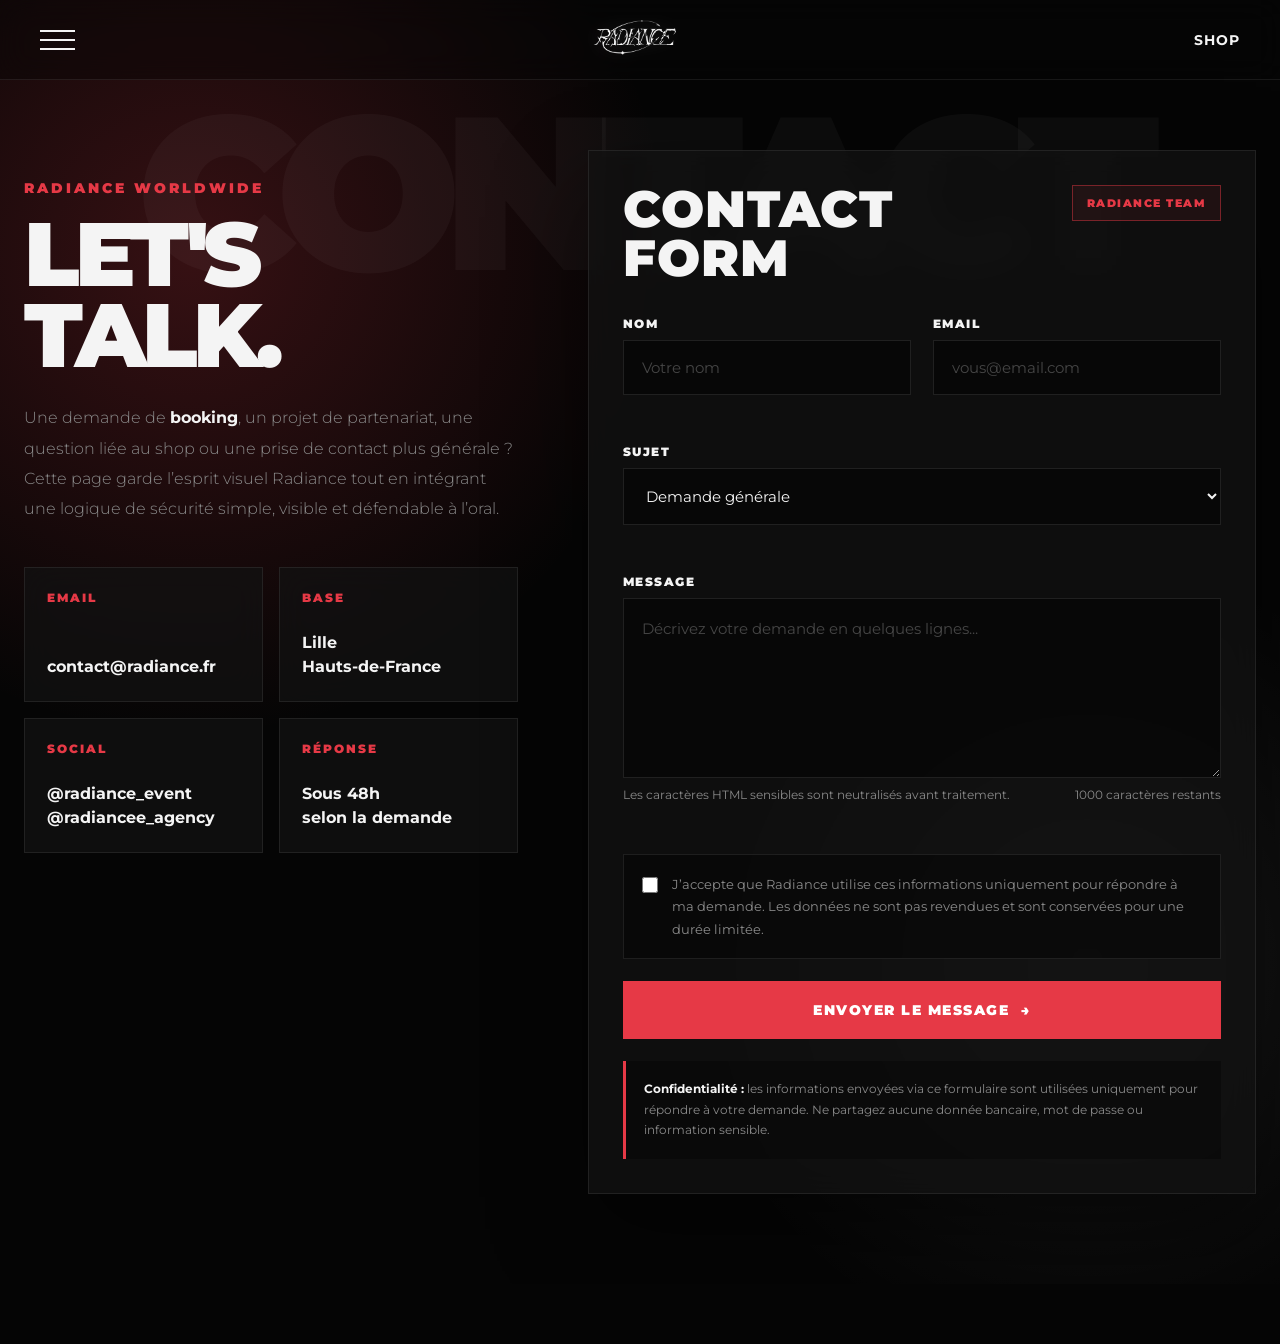
<file: contact.html>
<!doctype html>
<html lang="fr">
    <head>
        <meta charset="UTF-8" />
        <meta name="viewport" content="width=device-width, initial-scale=1.0" />
        <meta
            name="description"
            content="Contactez Radiance pour une demande de booking, de partenariat, de presse ou de shop."
        />
        <title>Radiance | Contact</title>

        <link rel="preconnect" href="https://fonts.googleapis.com" />
        <link rel="preconnect" href="https://fonts.gstatic.com" crossorigin />
        <link
            href="https://fonts.googleapis.com/css2?family=Montserrat:wght@300;500;700;900&display=swap"
            rel="stylesheet"
        />

        <link rel="stylesheet" href="style.css" />

        <style>
            /* =========================================
           CONTACT PAGE — Design aligné avec la DA Radiance
        ========================================= */

            .contact-hero {
                min-height: 100vh;
                padding: 150px 0 90px;
                position: relative;
                overflow: hidden;
                background:
                    radial-gradient(
                        circle at 15% 20%,
                        rgba(230, 57, 70, 0.22),
                        transparent 32%
                    ),
                    radial-gradient(
                        circle at 85% 75%,
                        rgba(255, 255, 255, 0.08),
                        transparent 28%
                    ),
                    linear-gradient(
                        180deg,
                        rgba(5, 5, 5, 0.1) 0%,
                        var(--bg-color) 82%
                    );
            }

            .contact-hero::before {
                content: "CONTACT";
                position: absolute;
                top: 105px;
                left: 50%;
                transform: translateX(-50%);
                font-size: clamp(5rem, 17vw, 18rem);
                font-weight: 900;
                letter-spacing: -0.08em;
                color: rgba(255, 255, 255, 0.035);
                line-height: 0.8;
                pointer-events: none;
                user-select: none;
                white-space: nowrap;
            }

            .contact-layout {
                position: relative;
                z-index: 2;
                display: grid;
                grid-template-columns: 0.85fr 1.15fr;
                gap: 70px;
                align-items: start;
            }

            .contact-intro {
                padding-top: 30px;
            }

            .contact-label {
                color: var(--accent-color);
                font-weight: 900;
                letter-spacing: 3px;
                text-transform: uppercase;
                font-size: 0.85rem;
                margin-bottom: 18px;
            }

            .contact-title {
                font-size: clamp(3rem, 7vw, 6.5rem);
                line-height: 0.9;
                letter-spacing: -0.06em;
                margin-bottom: 28px;
            }

            .contact-description {
                max-width: 560px;
                color: var(--text-muted);
                font-size: 1rem;
                line-height: 1.9;
                font-weight: 300;
            }

            .contact-description strong {
                color: var(--text-main);
                font-weight: 700;
            }

            .contact-info-grid {
                display: grid;
                grid-template-columns: repeat(2, minmax(0, 1fr));
                gap: 16px;
                margin-top: 42px;
            }

            .contact-info-card,
            .security-panel,
            .contact-form-shell {
                background: rgba(18, 18, 18, 0.72);
                border: var(--glass-border);
                backdrop-filter: var(--glass-blur);
                -webkit-backdrop-filter: var(--glass-blur);
            }

            .contact-info-card {
                padding: 22px;
                min-height: 135px;
                display: flex;
                flex-direction: column;
                justify-content: space-between;
            }

            .contact-info-card span {
                color: var(--accent-color);
                font-size: 0.75rem;
                font-weight: 900;
                text-transform: uppercase;
                letter-spacing: 2px;
            }

            .contact-info-card p {
                color: var(--text-main);
                font-weight: 700;
                line-height: 1.5;
            }

            .security-panel {
                margin-top: 16px;
                padding: 24px;
            }

            .security-panel h3 {
                font-size: 0.95rem;
                margin-bottom: 18px;
            }

            .security-list {
                display: grid;
                gap: 12px;
            }

            .security-check {
                display: flex;
                align-items: center;
                gap: 12px;
                color: var(--text-muted);
                font-size: 0.86rem;
                line-height: 1.5;
            }

            .security-check::before {
                content: "";
                width: 9px;
                height: 9px;
                border-radius: 50%;
                background: rgba(255, 255, 255, 0.18);
                box-shadow: 0 0 0 5px rgba(255, 255, 255, 0.04);
                flex: 0 0 auto;
            }

            .security-check.is-active {
                color: var(--text-main);
            }

            .security-check.is-active::before {
                background: var(--accent-color);
                box-shadow: 0 0 18px rgba(230, 57, 70, 0.75);
            }

            .contact-form-shell {
                padding: 34px;
                box-shadow: 0 35px 90px rgba(0, 0, 0, 0.45);
            }

            .contact-form-header {
                display: flex;
                justify-content: space-between;
                gap: 28px;
                align-items: start;
                margin-bottom: 34px;
            }

            .contact-form-header h2 {
                font-size: clamp(2rem, 4vw, 3.8rem);
                line-height: 0.95;
                margin-bottom: 0;
            }

            .form-security-tag {
                border: 1px solid rgba(230, 57, 70, 0.45);
                color: var(--accent-color);
                padding: 10px 14px;
                text-transform: uppercase;
                letter-spacing: 1.5px;
                font-size: 0.7rem;
                font-weight: 900;
                white-space: nowrap;
                background: rgba(230, 57, 70, 0.08);
            }

            .form-grid {
                display: grid;
                grid-template-columns: repeat(2, minmax(0, 1fr));
                gap: 22px;
            }

            .form-field {
                display: flex;
                flex-direction: column;
                gap: 9px;
            }

            .form-field.full {
                grid-column: 1 / -1;
            }

            .form-field label,
            .field-label {
                color: var(--text-main);
                font-size: 0.78rem;
                font-weight: 900;
                text-transform: uppercase;
                letter-spacing: 1.5px;
            }

            .contact-form input,
            .contact-form select,
            .contact-form textarea {
                width: 100%;
                border: 1px solid rgba(255, 255, 255, 0.1);
                background: rgba(5, 5, 5, 0.72);
                color: var(--text-main);
                font-family: var(--font-main);
                font-size: 0.95rem;
                padding: 17px 18px;
                outline: none;
                transition:
                    border-color 0.25s ease,
                    box-shadow 0.25s ease,
                    background 0.25s ease;
            }

            .contact-form input::placeholder,
            .contact-form textarea::placeholder {
                color: rgba(255, 255, 255, 0.25);
            }

            .contact-form input:focus,
            .contact-form select:focus,
            .contact-form textarea:focus {
                border-color: rgba(230, 57, 70, 0.8);
                background: rgba(5, 5, 5, 0.92);
                box-shadow: 0 0 0 4px rgba(230, 57, 70, 0.12);
            }

            .contact-form select option {
                background: #050505;
                color: var(--text-main);
            }

            .contact-form textarea {
                min-height: 180px;
                resize: vertical;
                line-height: 1.7;
            }

            .field-error {
                min-height: 18px;
                color: #ff9aa2;
                font-size: 0.76rem;
                line-height: 1.4;
            }

            .form-helper {
                display: flex;
                justify-content: space-between;
                gap: 16px;
                color: var(--text-muted);
                font-size: 0.74rem;
                line-height: 1.5;
            }

            .char-counter.warning {
                color: #ffd166;
            }

            .honeypot-field {
                position: absolute;
                left: -9999px;
                width: 1px;
                height: 1px;
                opacity: 0;
                pointer-events: none;
            }

            .consent-box {
                grid-column: 1 / -1;
                display: flex;
                align-items: flex-start;
                gap: 14px;
                padding: 18px;
                border: 1px solid rgba(255, 255, 255, 0.09);
                background: rgba(5, 5, 5, 0.55);
                color: var(--text-muted);
                font-size: 0.82rem;
                line-height: 1.7;
                cursor: pointer;
            }

            .consent-box input {
                width: 16px;
                height: 16px;
                margin-top: 4px;
                accent-color: var(--accent-color);
                flex: 0 0 auto;
            }

            .submit-btn {
                grid-column: 1 / -1;
                display: inline-flex;
                justify-content: center;
                align-items: center;
                gap: 12px;
                width: 100%;
                min-height: 58px;
                border: 1px solid var(--accent-color);
                background: var(--accent-color);
                color: white;
                font-family: var(--font-main);
                font-size: 0.88rem;
                font-weight: 900;
                text-transform: uppercase;
                letter-spacing: 1.5px;
                cursor: pointer;
                transition:
                    transform 0.25s ease,
                    background 0.25s ease,
                    box-shadow 0.25s ease,
                    opacity 0.25s ease;
            }

            .submit-btn:hover {
                transform: translateY(-3px);
                box-shadow: 0 15px 35px rgba(230, 57, 70, 0.28);
                background: #ff4655;
            }

            .submit-btn:disabled {
                opacity: 0.6;
                cursor: not-allowed;
                transform: none;
                box-shadow: none;
            }

            .form-alert {
                display: none;
                grid-column: 1 / -1;
                padding: 16px 18px;
                border: 1px solid rgba(255, 255, 255, 0.1);
                font-size: 0.82rem;
                line-height: 1.6;
            }

            .form-alert.is-visible {
                display: block;
            }

            .form-alert.error {
                border-color: rgba(255, 154, 162, 0.35);
                color: #ffb3ba;
                background: rgba(230, 57, 70, 0.1);
            }

            .form-alert.success {
                border-color: rgba(90, 220, 140, 0.35);
                color: #b7f7c8;
                background: rgba(90, 220, 140, 0.08);
            }

            .security-note {
                grid-column: 1 / -1;
                padding: 18px;
                border-left: 3px solid var(--accent-color);
                background: rgba(5, 5, 5, 0.48);
                color: var(--text-muted);
                font-size: 0.76rem;
                line-height: 1.7;
            }

            .security-note strong {
                color: var(--text-main);
            }

            .contact-footer-space {
                height: 60px;
            }

    
        .request-panel {
            margin-top: 16px;
            padding: 24px;
            background: rgba(18, 18, 18, 0.72);
            border: var(--glass-border);
            backdrop-filter: var(--glass-blur);
            -webkit-backdrop-filter: var(--glass-blur);
        }

        .request-panel h3 {
            font-size: 0.95rem;
            margin-bottom: 20px;
        }

        .request-list {
            display: grid;
            grid-template-columns: repeat(2, minmax(0, 1fr));
            gap: 14px;
        }

        .request-item {
            padding: 16px;
            border: 1px solid rgba(255, 255, 255, 0.08);
            background: rgba(5, 5, 5, 0.42);
            transition: border-color 0.25s ease, transform 0.25s ease, background 0.25s ease;
        }

        .request-item:hover {
            transform: translateY(-2px);
            border-color: rgba(230, 57, 70, 0.45);
            background: rgba(230, 57, 70, 0.06);
        }

        .request-item span {
            display: block;
            margin-bottom: 8px;
            color: var(--accent-color);
            font-size: 0.72rem;
            font-weight: 900;
            text-transform: uppercase;
            letter-spacing: 1.7px;
        }

        .request-item p {
            color: var(--text-muted);
            font-size: 0.78rem;
            line-height: 1.6;
        }

        @media (max-width: 680px) {
            .request-list {
                grid-template-columns: 1fr;
            }
        }

        @media (max-width: 980px) {
                .contact-layout {
                    grid-template-columns: 1fr;
                    gap: 44px;
                }

                .contact-intro {
                    padding-top: 0;
                }
            }

            @media (max-width: 680px) {
                .contact-hero {
                    padding: 125px 0 70px;
                }

                .header-container {
                    padding: 0 22px;
                }

                .contact-info-grid,
                .form-grid {
                    grid-template-columns: 1fr;
                }

                .contact-form-shell {
                    padding: 22px;
                }

                .contact-form-header {
                    flex-direction: column;
                }

                .form-security-tag {
                    width: fit-content;
                }

                .form-helper {
                    flex-direction: column;
                    gap: 4px;
                }
            }
        </style>
    </head>
    <body>
        <header id="main-header" class="liquid-header">
            <div class="header-container">
                <button
                    id="burger-btn"
                    class="burger-menu"
                    aria-label="Ouvrir le menu"
                >
                    <span class="line"></span>
                    <span class="line"></span>
                    <span class="line"></span>
                </button>

                <a href="index.html" class="logo-link">
                    <img
                        src="src/images/logo.png"
                        alt="Radiance Logo"
                        class="header-logo"
                    />
                </a>

                <a href="shop.html" class="shop-link">Shop</a>
            </div>
        </header>

        <nav id="full-menu" class="full-menu-overlay">
            <div class="menu-content">
                <ul>
                    <li>
                        <a href="index.html#hero" class="menu-link">Accueil</a>
                    </li>
                    <li>
                        <a href="index.html#events" class="menu-link">Event</a>
                    </li>
                    <li>
                        <a
                            href="https://www.instagram.com/radiancee_agency/"
                            class="menu-link"
                            target="_blank"
                            rel="noopener noreferrer"
                            >Management</a
                        >
                    </li>
                    <li>
                        <a href="index.html#showcase" class="menu-link"
                            >Cut the mustard</a
                        >
                    </li>
                    <li><a href="shop.html" class="menu-link">Shop</a></li>
                    <li>
                        <a href="contact.html" class="menu-link">Contact</a>
                    </li>
                </ul>
            </div>
        </nav>

        <main>
            <section class="contact-hero">
                <div class="container">
                    <div class="contact-layout">
                        <div class="contact-intro">
                            <p class="contact-label">Radiance worldwide</p>
                            <h1 class="contact-title">Let's talk.</h1>
                            <p class="contact-description">
                                Une demande de <strong>booking</strong>, un
                                projet de partenariat, une question liée au shop
                                ou une prise de contact plus générale ? Cette
                                page garde l’esprit visuel Radiance tout en
                                intégrant une logique de sécurité simple,
                                visible et défendable à l’oral.
                            </p>

                            <div class="contact-info-grid">
                                <article class="contact-info-card">
                                    <span>Email</span>
                                    <p>contact@radiance.fr</p>
                                </article>

                                <article class="contact-info-card">
                                    <span>Base</span>
                                    <p>Lille<br />Hauts-de-France</p>
                                </article>

                                <article class="contact-info-card">
                                    <span>Social</span>
                                    <p>
                                        @radiance_event<br />@radiancee_agency
                                    </p>
                                </article>

                                <article class="contact-info-card">
                            <span>Réponse</span>
                            <p>Sous 48h<br>selon la demande</p>
                        </article>
                            </div>
                            </aside>
                        </div>

                        <div class="contact-form-shell">
                            <form
                                id="contactForm"
                                class="contact-form"
                                novalidate
                            >
                                <div class="contact-form-header">
                                    <h2>Contact form</h2>
                                    <span class="form-security-tag"
                                        >Radiance team</span
                                    >
                                </div>

                                <div class="form-grid">
                                    <div
                                        id="globalError"
                                        class="form-alert error"
                                        role="alert"
                                    ></div>
                                    <div
                                        id="successMessage"
                                        class="form-alert success"
                                        role="status"
                                    ></div>

                                    <div class="form-field">
                                        <label for="name">Nom</label>
                                        <input
                                            id="name"
                                            name="name"
                                            type="text"
                                            maxlength="50"
                                            autocomplete="name"
                                            placeholder="Votre nom"
                                        />
                                        <p
                                            class="field-error"
                                            id="nameError"
                                        ></p>
                                    </div>

                                    <div class="form-field">
                                        <label for="email">Email</label>
                                        <input
                                            id="email"
                                            name="email"
                                            type="email"
                                            maxlength="100"
                                            autocomplete="email"
                                            placeholder="vous@email.com"
                                        />
                                        <p
                                            class="field-error"
                                            id="emailError"
                                        ></p>
                                    </div>

                                    <div class="form-field full">
                                        <label for="subject">Sujet</label>
                                        <select id="subject" name="subject">
                                            <option>Demande générale</option>
                                            <option>Booking / DJ set</option>
                                            <option>Partenariat</option>
                                            <option>Presse / média</option>
                                            <option>Shop / merch</option>
                                            <option>Autre</option>
                                        </select>
                                        <p
                                            class="field-error"
                                            id="subjectError"
                                        ></p>
                                    </div>

                                    <div class="form-field full">
                                        <label for="message">Message</label>
                                        <textarea
                                            id="message"
                                            name="message"
                                            minlength="10"
                                            maxlength="1000"
                                            placeholder="Décrivez votre demande en quelques lignes..."
                                        ></textarea>
                                        <div class="form-helper">
                                            <span
                                                >Les caractères HTML sensibles
                                                sont neutralisés avant
                                                traitement.</span
                                            >
                                            <span
                                                id="charCounter"
                                                class="char-counter"
                                                >1000 caractères restants</span
                                            >
                                        </div>
                                        <p
                                            class="field-error"
                                            id="messageError"
                                        ></p>
                                    </div>

                                    <div
                                        class="honeypot-field"
                                        aria-hidden="true"
                                    >
                                        <label for="website">Site web</label>
                                        <input
                                            id="website"
                                            name="website"
                                            type="text"
                                            tabindex="-1"
                                            autocomplete="off"
                                        />
                                    </div>

                                    <label class="consent-box" for="consent">
                                        <input
                                            id="consent"
                                            name="consent"
                                            type="checkbox"
                                        />
                                        <span>
                                            J’accepte que Radiance utilise ces
                                            informations uniquement pour
                                            répondre à ma demande. Les données
                                            ne sont pas revendues et sont
                                            conservées pour une durée limitée.
                                            <span
                                                class="field-error"
                                                id="consentError"
                                            ></span>
                                        </span>
                                    </label>

                                    <button
                                        id="submitBtn"
                                        class="submit-btn"
                                        type="submit"
                                    >
                                        <span id="submitText"
                                            >Envoyer le message</span
                                        >
                                        <span aria-hidden="true">→</span>
                                    </button>

                                    <p class="security-note">
                                    <strong>Confidentialité :</strong> les informations envoyées via ce formulaire sont utilisées uniquement
                                    pour répondre à votre demande. Ne partagez aucune donnée bancaire, mot de passe ou information sensible.
                                </p>
                                </div>
                            </form>
                        </div>
                    </div>
                </div>
            </section>

            <div class="contact-footer-space"></div>
        </main>

        <footer id="main-footer"></footer>

        <script src="script.js"></script>

        <script>
            "use strict";

            const MAX_MESSAGE_LENGTH = 1000;
            const MIN_MESSAGE_LENGTH = 10;
            const MIN_DELAY_BETWEEN_SUBMISSIONS = 15000;

            const allowedSubjects = [
                "Demande générale",
                "Booking / DJ set",
                "Partenariat",
                "Presse / média",
                "Shop / merch",
                "Autre",
            ];

            const form = document.getElementById("contactForm");
            const submitBtn = document.getElementById("submitBtn");
            const submitText = document.getElementById("submitText");
            const globalError = document.getElementById("globalError");
            const successMessage = document.getElementById("successMessage");

            const fields = {
                name: document.getElementById("name"),
                email: document.getElementById("email"),
                subject: document.getElementById("subject"),
                message: document.getElementById("message"),
                website: document.getElementById("website"),
                consent: document.getElementById("consent"),
            };

            const errors = {
                name: document.getElementById("nameError"),
                email: document.getElementById("emailError"),
                subject: document.getElementById("subjectError"),
                message: document.getElementById("messageError"),
                consent: document.getElementById("consentError"),
            };

            const checks = {
                validation: document.getElementById("check-validation"),
                honeypot: document.getElementById("check-honeypot"),
                length: document.getElementById("check-length"),
                consent: document.getElementById("check-consent"),
            };

            const charCounter = document.getElementById("charCounter");
            let lastSubmitAt = 0;

            function sanitizeText(value) {
                return value
                    .replace(/[<>]/g, "")
                    .replace(/javascript:/gi, "")
                    .replace(/onerror=/gi, "")
                    .replace(/onload=/gi, "")
                    .trim();
            }

            function isValidEmail(email) {
                return /^[^\s@]+@[^\s@]+\.[^\s@]{2,}$/.test(email);
            }

            function setError(fieldName, message) {
                errors[fieldName].textContent = message || "";
            }

            function setGlobalError(message) {
                globalError.textContent = message || "";
                globalError.classList.toggle("is-visible", Boolean(message));
            }

            function setSuccess(message) {
                successMessage.textContent = message || "";
                successMessage.classList.toggle("is-visible", Boolean(message));
            }

            function clearErrors() {
                Object.keys(errors).forEach((key) => setError(key, ""));
                setGlobalError("");
                setSuccess("");
            }

            function updateSecurityChecks() {
                const cleanName = sanitizeText(fields.name.value);
                const cleanEmail = sanitizeText(
                    fields.email.value,
                ).toLowerCase();
                const cleanMessage = sanitizeText(fields.message.value);

                const validationIsOk =
                    cleanName.length >= 2 &&
                    cleanName.length <= 50 &&
                    isValidEmail(cleanEmail) &&
                    cleanMessage.length >= MIN_MESSAGE_LENGTH &&
                    cleanMessage.length <= MAX_MESSAGE_LENGTH;

                if (checks.validation) if (checks.validation) if (checks.validation) checks.validation.classList.toggle("is-active", validationIsOk);
                checks.honeypot.classList.toggle(
                    "is-active",
                    fields.website.value === "",
                );
                checks.length.classList.toggle(
                    "is-active",
                    fields.message.value.length <= MAX_MESSAGE_LENGTH,
                );
                checks.consent.classList.toggle(
                    "is-active",
                    fields.consent.checked,
                );

                const remaining =
                    MAX_MESSAGE_LENGTH - fields.message.value.length;
                charCounter.textContent = `${remaining} caractères restants`;
                charCounter.classList.toggle("warning", remaining < 100);
            }

            function validateForm() {
                clearErrors();

                const cleanPayload = {
                    name: sanitizeText(fields.name.value),
                    email: sanitizeText(fields.email.value).toLowerCase(),
                    subject: fields.subject.value,
                    message: sanitizeText(fields.message.value),
                };

                let isValid = true;
                const now = Date.now();

                if (fields.website.value) {
                    setGlobalError("Comportement automatisé détecté.");
                    isValid = false;
                }

                if (
                    cleanPayload.name.length < 2 ||
                    cleanPayload.name.length > 50
                ) {
                    setError(
                        "name",
                        "Le nom doit contenir entre 2 et 50 caractères.",
                    );
                    isValid = false;
                }

                if (
                    !isValidEmail(cleanPayload.email) ||
                    cleanPayload.email.length > 100
                ) {
                    setError("email", "Adresse email invalide.");
                    isValid = false;
                }

                if (!allowedSubjects.includes(cleanPayload.subject)) {
                    setError("subject", "Sujet invalide.");
                    isValid = false;
                }

                if (cleanPayload.message.length < MIN_MESSAGE_LENGTH) {
                    setError(
                        "message",
                        "Le message doit contenir au moins 10 caractères.",
                    );
                    isValid = false;
                }

                if (cleanPayload.message.length > MAX_MESSAGE_LENGTH) {
                    setError(
                        "message",
                        "Le message ne peut pas dépasser 1000 caractères.",
                    );
                    isValid = false;
                }

                if (!fields.consent.checked) {
                    setError(
                        "consent",
                        "Le consentement est obligatoire pour envoyer le message.",
                    );
                    isValid = false;
                }

                if (
                    lastSubmitAt &&
                    now - lastSubmitAt < MIN_DELAY_BETWEEN_SUBMISSIONS
                ) {
                    setGlobalError(
                        "Merci d’attendre quelques secondes avant un nouvel envoi.",
                    );
                    isValid = false;
                }

                return { isValid, cleanPayload };
            }

            async function handleSubmit(event) {
                event.preventDefault();

                const result = validateForm();
                updateSecurityChecks();

                if (!result.isValid) {
                    return;
                }

                submitBtn.disabled = true;
                submitText.textContent = "Envoi sécurisé...";

                // Démo locale : simulation d'un appel réseau.
                // En production : remplacer par fetch('/api/contact', { method: 'POST', ... })
                await new Promise((resolve) => setTimeout(resolve, 900));

                console.log(
                    "Payload sécurisé prêt à être envoyé :",
                    result.cleanPayload,
                );
                lastSubmitAt = Date.now();

                form.reset();
                updateSecurityChecks();
                setSuccess(
                    "Message prêt à être envoyé. En démo locale, le payload sécurisé est visible dans la console.",
                );

                submitBtn.disabled = false;
                submitText.textContent = "Envoyer le message";
            }

            if (form) {
                form.addEventListener("submit", handleSubmit);

                Object.values(fields).forEach((field) => {
                    field.addEventListener("input", updateSecurityChecks);
                    field.addEventListener("change", updateSecurityChecks);
                });

                updateSecurityChecks();
            }
        </script>
    </body>
</html>
</file>
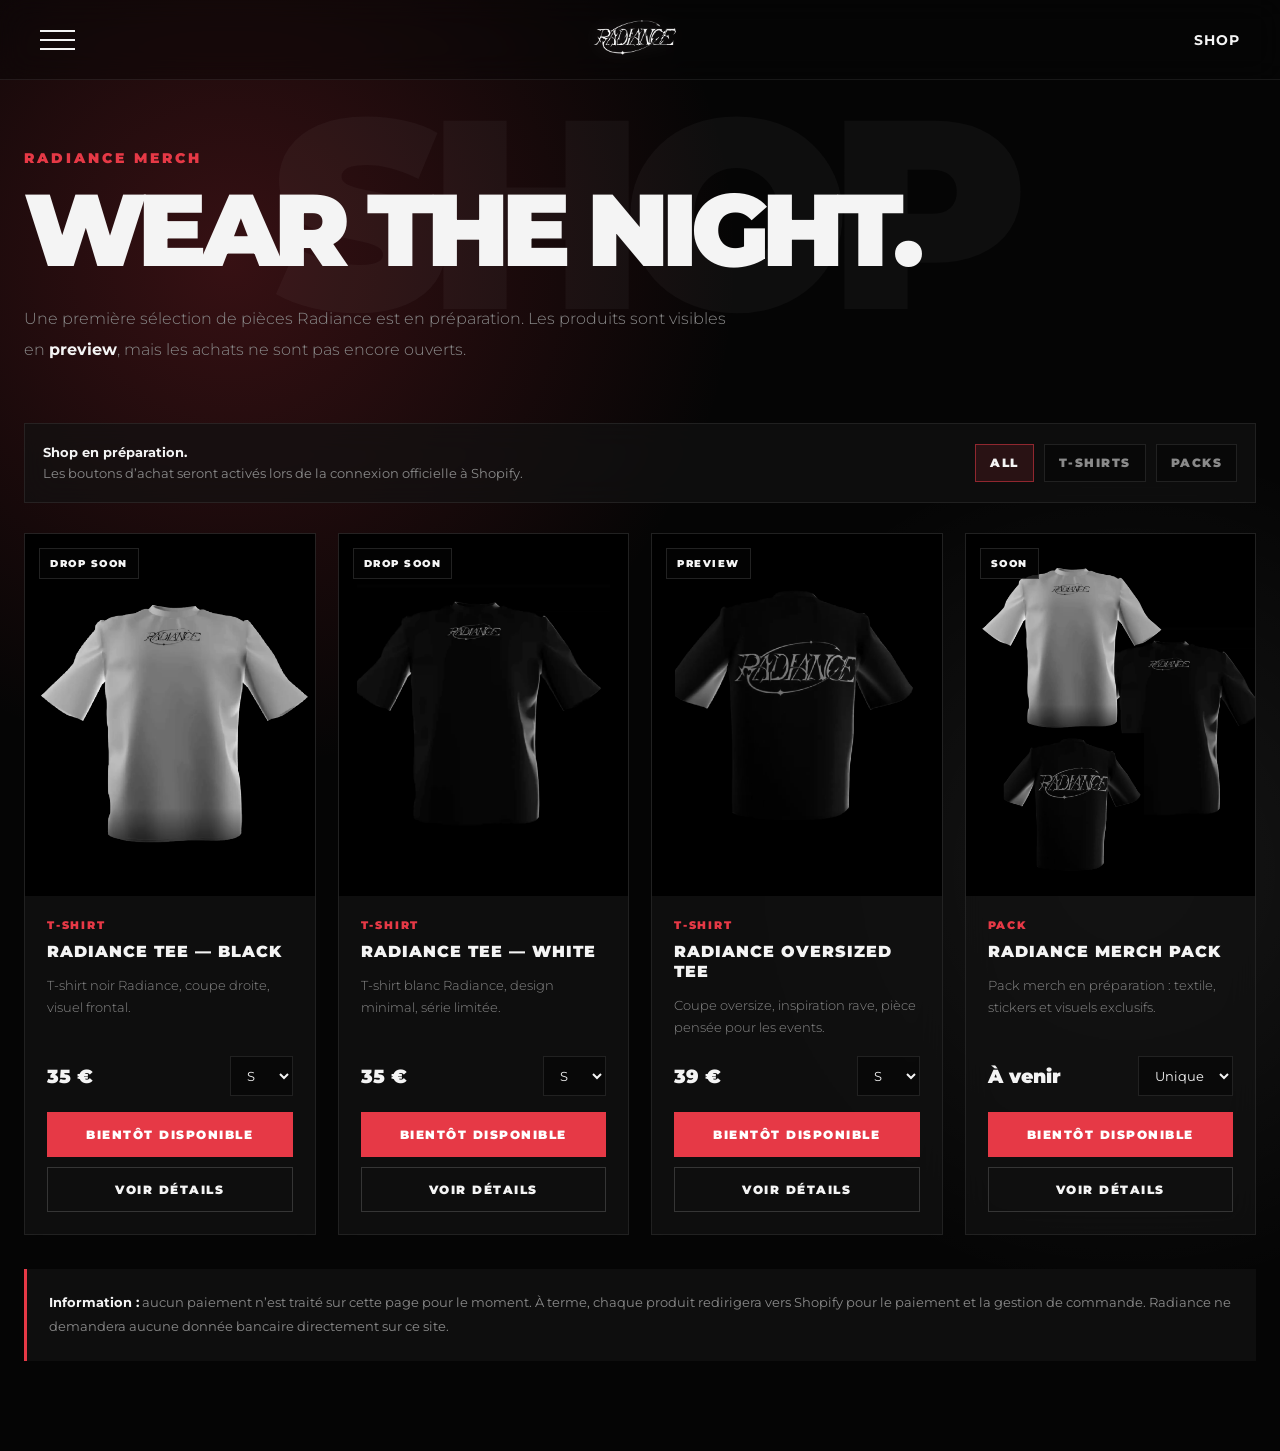
<file: shop.html>
<!DOCTYPE html>
<html lang="fr">
<head>
    <meta charset="UTF-8">
    <meta name="viewport" content="width=device-width, initial-scale=1.0">
    <title>Radiance | Shop</title>

    <link rel="preconnect" href="https://fonts.googleapis.com">
    <link rel="preconnect" href="https://fonts.gstatic.com" crossorigin>
    <link href="https://fonts.googleapis.com/css2?family=Montserrat:wght@300;500;700;900&display=swap" rel="stylesheet">

    <link rel="stylesheet" href="style.css">

    <style>
        .shop-hero {
            min-height: 100vh;
            padding: 150px 0 90px;
            position: relative;
            overflow: hidden;
            background:
                radial-gradient(circle at 18% 18%, rgba(230, 57, 70, 0.22), transparent 32%),
                radial-gradient(circle at 88% 60%, rgba(255, 255, 255, 0.07), transparent 30%),
                linear-gradient(180deg, rgba(5, 5, 5, 0.08) 0%, var(--bg-color) 82%);
        }

        .shop-hero::before {
            content: "SHOP";
            position: absolute;
            top: 105px;
            left: 50%;
            transform: translateX(-50%);
            font-size: clamp(6rem, 21vw, 22rem);
            font-weight: 900;
            letter-spacing: -0.08em;
            color: rgba(255, 255, 255, 0.035);
            line-height: 0.8;
            pointer-events: none;
            user-select: none;
            white-space: nowrap;
        }

        .shop-intro {
            position: relative;
            z-index: 2;
            max-width: 920px;
            margin-bottom: 58px;
        }

        .shop-label {
            color: var(--accent-color);
            font-weight: 900;
            letter-spacing: 3px;
            text-transform: uppercase;
            font-size: 0.85rem;
            margin-bottom: 18px;
        }

        .shop-title {
            font-size: clamp(3.4rem, 8vw, 8rem);
            line-height: 0.9;
            letter-spacing: -0.07em;
            margin-bottom: 28px;
        }

        .shop-description {
            max-width: 720px;
            color: var(--text-muted);
            font-size: 1rem;
            line-height: 1.9;
            font-weight: 300;
        }

        .shop-description strong {
            color: var(--text-main);
            font-weight: 700;
        }

        .shop-toolbar {
            position: relative;
            z-index: 2;
            display: flex;
            justify-content: space-between;
            align-items: center;
            gap: 22px;
            margin-bottom: 30px;
            padding: 18px;
            background: rgba(18, 18, 18, 0.68);
            border: var(--glass-border);
            backdrop-filter: var(--glass-blur);
            -webkit-backdrop-filter: var(--glass-blur);
        }

        .shop-status {
            color: var(--text-muted);
            font-size: 0.82rem;
            line-height: 1.6;
        }

        .shop-status strong {
            color: var(--text-main);
        }

        .shop-filters {
            display: flex;
            gap: 10px;
            flex-wrap: wrap;
            justify-content: flex-end;
        }

        .shop-filter {
            border: 1px solid rgba(255, 255, 255, 0.1);
            background: rgba(5, 5, 5, 0.6);
            color: var(--text-muted);
            font-family: var(--font-main);
            font-size: 0.72rem;
            font-weight: 900;
            letter-spacing: 1.5px;
            text-transform: uppercase;
            padding: 11px 14px;
            cursor: pointer;
            transition: all 0.25s ease;
        }

        .shop-filter:hover,
        .shop-filter.is-active {
            color: var(--text-main);
            border-color: rgba(230, 57, 70, 0.55);
            background: rgba(230, 57, 70, 0.13);
        }

        .products-grid {
            position: relative;
            z-index: 2;
            display: grid;
            grid-template-columns: repeat(4, minmax(0, 1fr));
            gap: 22px;
        }

        .product-card {
            background: rgba(18, 18, 18, 0.74);
            border: var(--glass-border);
            backdrop-filter: var(--glass-blur);
            -webkit-backdrop-filter: var(--glass-blur);
            overflow: hidden;
            min-height: 100%;
            display: flex;
            flex-direction: column;
            transition: transform 0.25s ease, border-color 0.25s ease, box-shadow 0.25s ease;
        }

        .product-card:hover {
            transform: translateY(-6px);
            border-color: rgba(230, 57, 70, 0.45);
            box-shadow: 0 28px 70px rgba(0, 0, 0, 0.42);
        }

        .product-image-wrap {
            position: relative;
            aspect-ratio: 4 / 5;
            background:
                radial-gradient(circle at 50% 35%, rgba(230, 57, 70, 0.24), transparent 36%),
                linear-gradient(145deg, #151515, #050505);
            overflow: hidden;
        }

        .product-image-wrap img {
            width: 100%;
            height: 100%;
            object-fit: cover;
            display: block;
            filter: saturate(0.95) contrast(1.02);
            transition: transform 0.45s ease;
        }

        .product-card:hover .product-image-wrap img {
            transform: scale(1.04);
        }

        .product-placeholder {
            position: absolute;
            inset: 0;
            display: grid;
            place-items: center;
            padding: 28px;
            text-align: center;
            color: rgba(255, 255, 255, 0.22);
            font-weight: 900;
            text-transform: uppercase;
            letter-spacing: 4px;
            font-size: 2.4rem;
            line-height: 1;
            background:
                radial-gradient(circle at 50% 35%, rgba(230, 57, 70, 0.18), transparent 36%),
                linear-gradient(145deg, #151515, #050505);
        }

        .product-badge {
            position: absolute;
            top: 14px;
            left: 14px;
            padding: 8px 10px;
            background: rgba(5, 5, 5, 0.78);
            border: 1px solid rgba(255, 255, 255, 0.12);
            color: var(--text-main);
            font-size: 0.65rem;
            font-weight: 900;
            text-transform: uppercase;
            letter-spacing: 1.5px;
        }

        .product-content {
            padding: 22px;
            display: flex;
            flex-direction: column;
            flex: 1;
        }

        .product-category {
            color: var(--accent-color);
            font-size: 0.7rem;
            font-weight: 900;
            text-transform: uppercase;
            letter-spacing: 1.8px;
            margin-bottom: 10px;
        }

        .product-name {
            font-size: 1rem;
            line-height: 1.25;
            margin-bottom: 12px;
        }

        .product-desc {
            color: var(--text-muted);
            font-size: 0.82rem;
            line-height: 1.7;
            font-weight: 300;
            margin-bottom: 18px;
        }

        .product-meta {
            display: flex;
            justify-content: space-between;
            align-items: center;
            gap: 16px;
            margin-top: auto;
            margin-bottom: 16px;
        }

        .product-price {
            font-size: 1.2rem;
            font-weight: 900;
            color: var(--text-main);
        }

        .product-size {
            border: 1px solid rgba(255, 255, 255, 0.1);
            background: rgba(5, 5, 5, 0.65);
            color: var(--text-main);
            font-family: var(--font-main);
            padding: 10px 12px;
            outline: none;
            max-width: 100px;
        }

        .product-actions {
            display: grid;
            grid-template-columns: 1fr;
            gap: 10px;
        }

        .product-btn {
            width: 100%;
            border: 1px solid var(--accent-color);
            background: var(--accent-color);
            color: white;
            font-family: var(--font-main);
            font-size: 0.75rem;
            font-weight: 900;
            text-transform: uppercase;
            letter-spacing: 1.5px;
            padding: 14px 15px;
            cursor: pointer;
            transition: transform 0.25s ease, background 0.25s ease, box-shadow 0.25s ease;
        }

        .product-btn:hover {
            transform: translateY(-2px);
            background: #ff4655;
            box-shadow: 0 15px 35px rgba(230, 57, 70, 0.22);
        }

        .product-btn.secondary {
            background: transparent;
            color: var(--text-main);
            border-color: rgba(255, 255, 255, 0.16);
        }

        .product-btn.secondary:hover {
            border-color: rgba(230, 57, 70, 0.5);
            background: rgba(230, 57, 70, 0.08);
            box-shadow: none;
        }

        .shop-note {
            position: relative;
            z-index: 2;
            margin-top: 34px;
            padding: 22px;
            border-left: 3px solid var(--accent-color);
            background: rgba(18, 18, 18, 0.68);
            color: var(--text-muted);
            font-size: 0.82rem;
            line-height: 1.8;
        }

        .shop-note strong {
            color: var(--text-main);
        }

        .shop-toast {
            position: fixed;
            left: 50%;
            bottom: 28px;
            transform: translateX(-50%) translateY(20px);
            opacity: 0;
            visibility: hidden;
            z-index: 2000;
            width: min(520px, calc(100% - 32px));
            padding: 18px 20px;
            background: rgba(5, 5, 5, 0.92);
            border: 1px solid rgba(230, 57, 70, 0.45);
            color: var(--text-main);
            backdrop-filter: blur(18px);
            -webkit-backdrop-filter: blur(18px);
            box-shadow: 0 24px 70px rgba(0, 0, 0, 0.5);
            font-size: 0.86rem;
            line-height: 1.6;
            transition: all 0.25s ease;
        }

        .shop-toast.is-visible {
            opacity: 1;
            visibility: visible;
            transform: translateX(-50%) translateY(0);
        }

        @media (max-width: 1180px) {
            .products-grid {
                grid-template-columns: repeat(2, minmax(0, 1fr));
            }
        }

        @media (max-width: 700px) {
            .shop-hero {
                padding: 125px 0 70px;
            }

            .header-container {
                padding: 0 22px;
            }

            .shop-toolbar {
                align-items: stretch;
                flex-direction: column;
            }

            .shop-filters {
                justify-content: flex-start;
            }

            .products-grid {
                grid-template-columns: 1fr;
            }
        }
    </style>
</head>

<body>
    <header id="main-header" class="liquid-header">
        <div class="header-container">
            <button id="burger-btn" class="burger-menu" aria-label="Ouvrir le menu">
                <span class="line"></span>
                <span class="line"></span>
                <span class="line"></span>
            </button>

            <a href="index.html" class="logo-link">
                <img src="src/images/logo.png" alt="Radiance Logo" class="header-logo">
            </a>

            <a href="shop.html" class="shop-link">Shop</a>
        </div>
    </header>

    <nav id="full-menu" class="full-menu-overlay">
        <div class="menu-content">
            <ul>
                <li><a href="index.html#hero" class="menu-link">Accueil</a></li>
                <li><a href="index.html#events" class="menu-link">Event</a></li>
                <li><a href="https://www.instagram.com/radiancee_agency/" class="menu-link" target="_blank" rel="noopener noreferrer">Management</a></li>
                <li><a href="index.html#showcase" class="menu-link">Cut the mustard</a></li>
                <li><a href="shop.html" class="menu-link">Shop</a></li>
                <li><a href="contact.html" class="menu-link">Contact</a></li>
            </ul>
        </div>
    </nav>

    <main>
        <section class="shop-hero">
            <div class="container">
                <div class="shop-intro">
                    <p class="shop-label">Radiance merch</p>
                    <h1 class="shop-title">Wear the night.</h1>
                    <p class="shop-description">
                        Une première sélection de pièces Radiance est en préparation.
                        Les produits sont visibles en <strong>preview</strong>, mais les achats ne sont pas encore ouverts.
                    </p>
                </div>

                <div class="shop-toolbar">
                    <p class="shop-status">
                        <strong>Shop en préparation.</strong><br>
                        Les boutons d’achat seront activés lors de la connexion officielle à Shopify.
                    </p>

                    <div class="shop-filters" aria-label="Filtres produits">
                        <button class="shop-filter is-active" type="button" data-filter="all">All</button>
                        <button class="shop-filter" type="button" data-filter="T-shirt">T-shirts</button>
                        <button class="shop-filter" type="button" data-filter="Pack">Packs</button>
                    </div>
                </div>

                <div class="products-grid" id="productsGrid"></div>

                <p class="shop-note">
                    <strong>Information :</strong> aucun paiement n’est traité sur cette page pour le moment.
                    À terme, chaque produit redirigera vers Shopify pour le paiement et la gestion de commande.
                    Radiance ne demandera aucune donnée bancaire directement sur ce site.
                </p>
            </div>
        </section>
    </main>

    <div class="shop-toast" id="shopToast" role="status" aria-live="polite"></div>

    <script src="script.js"></script>

    <script>
        "use strict";

        const SHOPIFY_ENABLED = false;

        const products = [
            {
                        "id": "radiance-tee-black",
                        "name": "Radiance Tee — Black",
                        "category": "T-shirt",
                        "price": "35 €",
                        "image": "src\\images\\tshirt1.png",
                        "status": "Drop soon",
                        "description": "T-shirt noir Radiance, coupe droite, visuel frontal.",
                        "sizes": [
                                    "S",
                                    "M",
                                    "L",
                                    "XL"
                        ],
                        "shopifyUrl": ""
            },
            {
                        "id": "radiance-tee-white",
                        "name": "Radiance Tee — White",
                        "category": "T-shirt",
                        "price": "35 €",
                        "image": "src\\images\\tshirt2.png",
                        "status": "Drop soon",
                        "description": "T-shirt blanc Radiance, design minimal, série limitée.",
                        "sizes": [
                                    "S",
                                    "M",
                                    "L",
                                    "XL"
                        ],
                        "shopifyUrl": ""
            },
            {
                        "id": "radiance-oversize",
                        "name": "Radiance Oversized Tee",
                        "category": "T-shirt",
                        "price": "39 €",
                        "image": "src\\images\\tshirt3.png",
                        "status": "Preview",
                        "description": "Coupe oversize, inspiration rave, pièce pensée pour les events.",
                        "sizes": [
                                    "S",
                                    "M",
                                    "L",
                                    "XL"
                        ],
                        "shopifyUrl": ""
            },
            {
                        "id": "radiance-pack",
                        "name": "Radiance Merch Pack",
                        "category": "Pack",
                        "price": "À venir",
                        "image": "src\\images\\pack.png",
                        "status": "Soon",
                        "description": "Pack merch en préparation : textile, stickers et visuels exclusifs.",
                        "sizes": [
                                    "Unique"
                        ],
                        "shopifyUrl": ""
            }
];

        const productsGrid = document.getElementById("productsGrid");
        const toast = document.getElementById("shopToast");
        const filters = document.querySelectorAll(".shop-filter");
        let toastTimeout;

        function escapeHtml(value) {
            return String(value)
                .replaceAll("&", "&amp;")
                .replaceAll("<", "&lt;")
                .replaceAll(">", "&gt;")
                .replaceAll('"', "&quot;")
                .replaceAll("'", "&#039;");
        }

        function showToast(message) {
            clearTimeout(toastTimeout);
            toast.textContent = message;
            toast.classList.add("is-visible");

            toastTimeout = setTimeout(() => {
                toast.classList.remove("is-visible");
            }, 3800);
        }

        function renderProducts(filter = "all") {
            const filteredProducts = filter === "all"
                ? products
                : products.filter((product) => product.category === filter);

            productsGrid.innerHTML = filteredProducts.map((product) => {
                const image = product.image
                    ? `<img src="${escapeHtml(product.image)}" alt="${escapeHtml(product.name)}" loading="lazy">`
                    : `<div class="product-placeholder">Bientôt</div>`;

                const sizes = product.sizes.map((size) => {
                    return `<option value="${escapeHtml(size)}">${escapeHtml(size)}</option>`;
                }).join("");

                return `
                    <article class="product-card" data-product-id="${escapeHtml(product.id)}">
                        <div class="product-image-wrap">
                            ${image}
                            <span class="product-badge">${escapeHtml(product.status)}</span>
                        </div>

                        <div class="product-content">
                            <p class="product-category">${escapeHtml(product.category)}</p>
                            <h2 class="product-name">${escapeHtml(product.name)}</h2>
                            <p class="product-desc">${escapeHtml(product.description)}</p>

                            <div class="product-meta">
                                <p class="product-price">${escapeHtml(product.price)}</p>
                                <select class="product-size" aria-label="Choisir une taille">
                                    ${sizes}
                                </select>
                            </div>

                            <div class="product-actions">
                                <button class="product-btn" type="button" data-action="buy" data-product-id="${escapeHtml(product.id)}">
                                    Bientôt disponible
                                </button>
                                <button class="product-btn secondary" type="button" data-action="details" data-product-id="${escapeHtml(product.id)}">
                                    Voir détails
                                </button>
                            </div>
                        </div>
                    </article>
                `;
            }).join("");
        }

        function getProduct(productId) {
            return products.find((product) => product.id === productId);
        }

        productsGrid.addEventListener("click", (event) => {
            const button = event.target.closest("button[data-action]");
            if (!button) return;

            const product = getProduct(button.dataset.productId);
            if (!product) return;

            if (button.dataset.action === "buy") {
                if (!SHOPIFY_ENABLED || !product.shopifyUrl) {
                    showToast(`${product.name} : achat bientôt disponible. La redirection Shopify n’est pas encore activée.`);
                    return;
                }

                window.location.href = product.shopifyUrl;
            }

            if (button.dataset.action === "details") {
                showToast(`${product.name} — ${product.description} Tailles disponibles : ${product.sizes.join(", ")}.`);
            }
        });

        filters.forEach((filterButton) => {
            filterButton.addEventListener("click", () => {
                filters.forEach((button) => button.classList.remove("is-active"));
                filterButton.classList.add("is-active");
                renderProducts(filterButton.dataset.filter);
            });
        });

        renderProducts();
    </script>
</body>
</html>
</file>
<file: style.css>
/* =========================================
   1. VARIABLES CSS (Le Design System)
   Toutes nos couleurs et effets sont centralisés ici.
========================================= */
:root {
    /* Couleurs de base (Thème sombre/chaud) */
    --bg-color: #050505;       /* Noir profond, presque pur */
    --bg-card: #121212;        /* Gris très foncé pour faire ressortir les cartes */
    --text-main: #f4f4f4;      /* Blanc cassé pour ne pas exploser les yeux */
    --text-muted: #8a8a8a;     /* Gris pour les dates/textes secondaires */
    --accent-color: #e63946;   /* Rouge chaud/incandescent (à ajuster selon ton vrai logo) */

    /* Variables pour l'effet Liquid Glass */
    --glass-bg: rgba(5, 5, 5, 0.4);
    --glass-blur: blur(15px);
    --glass-border: 1px solid rgba(255, 255, 255, 0.08);

    /* Typographie */
    --font-main: 'Montserrat', sans-serif;
}

/* =========================================
   2. RESET & BASES
   On nettoie les marges par défaut des navigateurs.
========================================= */
/* =========================================
   2. RESET & BASES
   On nettoie les marges par défaut des navigateurs.
========================================= */
*, *::before, *::after {
    box-sizing: border-box;
    margin: 0;
    padding: 0;
}

html {
    background-color: var(--bg-color);
    /* LA CORRECTION : On ne met SURTOUT PAS d'overflow sur le html */
    /* Cela supprime la double barre de défilement */
}

body {
    width: 100%;
    min-height: 100vh;
    overflow-x: hidden; /* C'est le body, et lui seul, qui empêche le débordement horizontal */
    background-color: var(--bg-color);
    color: var(--text-main);
    font-family: var(--font-main);
    -webkit-font-smoothing: antialiased;
    position: relative; /* Bonne pratique globale */
}

/* Base Typographique pour les titres (Impact visuel fort) */
h1, h2, h3, h4 {
    text-transform: uppercase;
    font-weight: 900;
    letter-spacing: 1px;
    margin-bottom: 20px;
}

/* Nettoyage des liens */
a {
    color: inherit;
    text-decoration: none;
}

/* Nettoyage des listes */
ul {
    list-style: none;
}

/* =========================================
   3. CLASSES UTILITAIRES GLOBALES
========================================= */
/* La classe .container va nous permettre d'aligner parfaitement le contenu au centre de l'écran, peu importe la taille de l'écran (comme sur Newrave) */
.container {
    max-width: 1300px;
    margin: 0 auto;
    padding: 0 24px;
    width: 100%;
}


/* =========================================
   4. HEADER LIQUID GLASS
========================================= */
.liquid-header {
    position: fixed;
    top: 0;
    left: 0;
    width: 100%;
    height: 80px;
    z-index: 1000; /* Toujours au-dessus du reste */
    
    /* L'effet Liquid Glass magique */
    background: var(--glass-bg);
    backdrop-filter: var(--glass-blur);
    -webkit-backdrop-filter: var(--glass-blur); /* Pour Safari */
    border-bottom: var(--glass-border);
    
    transition: all 0.3s ease;
}

.header-container {
    max-width: 1600px; /* Un peu plus large que le contenu normal */
    margin: 0 auto;
    padding: 0 40px;
    height: 100%;
    display: flex;
    justify-content: space-between;
    align-items: center;
}

/* Le Logo */
.header-logo {
    height: 35px; /* Taille à ajuster selon ton image */
    width: auto;
    filter: drop-shadow(0 0 10px rgba(255,255,255,0.2));
    transition: transform 0.3s ease;
}

.logo-link:hover .header-logo {
    transform: scale(1.05);
}

/* Lien Shop */
.shop-link {
    font-size: 14px;
    font-weight: 700;
    text-transform: uppercase;
    letter-spacing: 1px;
    transition: color 0.3s ease;
}

.shop-link:hover {
    color: var(--accent-color);
}

/* =========================================
   5. MENU BURGER ANIMÉ
========================================= */
.burger-menu {
    width: 35px;
    height: 20px;
    position: relative;
    cursor: pointer;
    background: transparent;
    border: none;
    z-index: 1001; /* Doit être au-dessus de l'overlay du menu pour pouvoir le fermer */
}

.burger-menu .line {
    display: block;
    position: absolute;
    height: 2px;
    width: 100%;
    background: var(--text-main);
    transition: all 0.4s cubic-bezier(0.4, 0, 0.2, 1);
}

.burger-menu .line:nth-child(1) { top: 0; }
.burger-menu .line:nth-child(2) { top: 50%; transform: translateY(-50%); }
.burger-menu .line:nth-child(3) { bottom: 0; }

/* Animation en Croix (X) quand le menu est ouvert */
.burger-menu.is-active .line:nth-child(1) {
    top: 50%;
    transform: translateY(-50%) rotate(45deg);
}
.burger-menu.is-active .line:nth-child(2) {
    opacity: 0;
    transform: translateX(-20px);
}
.burger-menu.is-active .line:nth-child(3) {
    bottom: 50%;
    transform: translateY(50%) rotate(-45deg);
}

/* =========================================
   6. OVERLAY MENU PLEIN ÉCRAN
========================================= */
.full-menu-overlay {
    position: fixed;
    top: 0;
    left: 0;
    width: 100%;
    height: 100vh;
    background-color: rgba(5, 5, 5, 0.95); /* Fond presque noir mais laisse deviner le site derrière */
    backdrop-filter: blur(10px);
    z-index: 999; /* Juste en dessous du header */
    
    /* Caché par défaut */
    opacity: 0;
    visibility: hidden;
    transition: opacity 0.4s ease, visibility 0.4s ease;
    
    display: flex;
    justify-content: center;
    align-items: center;
}

/* État Ouvert */
.full-menu-overlay.is-open {
    opacity: 1;
    visibility: visible;
}

.menu-content ul {
    text-align: center;
    display: flex;
    flex-direction: column;
    gap: 30px; /* Espace entre les liens */
}

/* Typographie Massive (Style Techno/Rave) */
.menu-link {
    font-size: 3rem; /* Très gros */
    font-weight: 900;
    text-transform: uppercase;
    letter-spacing: 2px;
    color: var(--text-muted);
    transition: all 0.3s ease;
    display: inline-block;
}

.menu-link:hover {
    color: var(--text-main);
    transform: translateY(-5px) scale(1.05);
    text-shadow: 0 10px 20px rgba(0,0,0,0.5);
}

/* Désactiver le scroll du body quand le menu est ouvert */
body.no-scroll {
    overflow: hidden;
}



/* =========================================
   7. HERO SECTION (Vidéo full screen & Logo)
========================================= */
.hero-section {
    position: relative;
    width: 100%;
    height: 100vh; /* Prend 100% de la hauteur de l'écran visible */
    display: flex;
    justify-content: center;
    align-items: center;
    overflow: hidden;
}

.hero-bg-video {
    position: absolute;
    top: 0;
    left: 0;
    width: 100%;
    height: 100%;
    object-fit: cover;
    z-index: 1; /* CHANGÉ : 1 (Tout au fond de la section) */
}

.hero-overlay {
    position: absolute;
    top: 0;
    left: 0;
    width: 100%;
    height: 100%;
    background: linear-gradient(to bottom, rgba(5, 5, 5, 0.523) 0%, rgba(5, 5, 5, 0.95) 100%);
    background: linear-gradient(to bottom, rgba(5, 5, 5, 0) 0%, rgba(5, 5, 5, 0.95) 80%);
    z-index: 2; /* CHANGÉ : 2 (Par dessus la vidéo) */
}

.hero-content {
    z-index: 3; /* CHANGÉ : 3 (Au tout premier plan) */
    text-align: center;
    padding: 0 20px;
    width: 100%;
    display: flex;
    justify-content: center;
}

.hero-giant-logo {
    width: 70vw; /* Prend 70% de la largeur de l'écran */
    max-width: 700px; /* Mais bloque à 700px max sur les très grands écrans */
    height: auto;
    /* Ombre noire classique */
    filter: drop-shadow(0 0 20px rgba(0, 0, 0, 0.8)); 
    /* Animation fluide pour faire "pulser" le logo */
    animation: pulse-glow 4s infinite alternate ease-in-out; 
}

/* --- Animation de pulsation et de lueur --- */
@keyframes pulse-glow {
    0% { 
        filter: drop-shadow(0 0 10px rgba(0, 0, 0, 0.8)); 
        transform: scale(1); 
    }
    100% { 
        /* On utilise la couleur d'accentuation (rouge) pour la lueur */
        filter: drop-shadow(0 0 35px var(--bg-card)); 
        transform: scale(1.03); 
    }
}

/* =========================================
   8. SECTION HISTOIRE / DESCRIPTION
========================================= */
.history-section {
    padding: 120px 0; /* Espace généreux en haut et en bas */
    background-color: var(--bg-color); 
}

/* Le conteneur qui centre le bloc au milieu de l'écran */
.history-content-wrapper {
    max-width: 1000px; /* Largeur maximale du bloc de texte */
    margin: 0 auto;    /* Magie du centrage horizontal */
    text-align: left;  /* Force le texte à rester aligné à gauche */
    padding: 0 20px;
}

/* Sous-titre subtil */
.section-subtitle {
    color: var(--accent-color);
    font-size: 18px; /* Plus grand */
    letter-spacing: 4px;
    margin-bottom: 15px;
}

/* Titre principal */
.section-title {
    font-size: 4.5rem; /* Typo beaucoup plus massive */
    line-height: 1.1;
    margin-bottom: 40px;
    color: var(--text-main);
}


/* --- Alignements de texte --- */
.left {
    text-align: left !important;
}

.center {
    text-align: center !important;
}

.right {
    text-align: right !important;
}

.espace-au-dessus{
    margin-top: 150px;
}

.espace-en-bas {
    margin-bottom: 200px;
}


/* Bloc de texte */
.history-text-block p {
    font-size: 1.5rem; /* Paragraphes plus grands et lisibles */
    line-height: 1.8;
    color: var(--text-muted);
    margin-bottom: 25px;
}

.history-text-block p strong {
    color: var(--text-main);
}

/* =========================================
   9. SECTION SHOWCASE (Vidéo Ambilight)
========================================= */
.showcase-section {
    padding: 50px 0 100px 0;
    background-color: var(--bg-color);
}

/* --- Le Wrapper Ambilight --- */
.video-wrapper {
    max-width: 900px; 
    width: 90%;
    margin: 0 auto;
    position: relative; 
    z-index: 1; 
}

/* --- Le Canvas Ambilight (L'arrière-plan dynamique) --- */
#ambilight-canvas {
    position: absolute;
    top: 50%;
    left: 50%;
    transform: translate(-50%, -50%) scale(1.2); 
    width: 100%;
    height: 100%;
    
    /* Ton réglage de flou lissé */
    filter: blur(120px) brightness(1.2) saturate(1.4); 
    
    z-index: -1; 
    opacity: 0; 
    transition: opacity 0.8s ease-in-out; 
}

.video-wrapper.is-active #ambilight-canvas {
    opacity: 0.8; 
}

/* --- Le Conteneur de Ratio et la Vidéo --- */
.video-ratio {
    position: relative;
    width: 100%;
    padding-bottom: 56.25%; 
    height: 0;
    overflow: hidden;
    border-radius: 12px; 
    box-shadow: 0 10px 30px rgba(0,0,0,0.5); 
    background: #000; 
}

.video-ratio video {
    position: absolute;
    top: 0;
    left: 0;
    width: 100%;
    height: 100%;
    object-fit: cover; 
    outline: none; 
    cursor: pointer;
}


/* --- Overlay de feedback volume (Temporaire) --- */
.volume-overlay {
    position: absolute;
    top: 0; left: 0; width: 100%; height: 100%;
    display: flex;
    justify-content: center;
    align-items: center;
    pointer-events: none; /* Important : pour toujours pouvoir cliquer sur la vidéo dessous */
    opacity: 0;
    transition: opacity 0.3s ease; /* L'effet de fade */
    z-index: 10;
}

/* Classe activée par JS pendant 1 seconde */
.volume-overlay.show {
    opacity: 1;
}

.volume-overlay svg {
    width: 80px;
    height: 80px;
    fill: white;
    filter: drop-shadow(0 0 15px rgba(0,0,0,0.6));
}

/* --- Bouton YouTube Stylisé --- */
.btn-youtube {
    display: flex; 
    width: fit-content; 
    align-items: center;
    justify-content: center;    
    margin: 40px auto 0 auto; 
    padding: 12px 30px;
    border-radius: 12px;
    text-decoration: none;
    font-size: 13px;
    font-weight: 700;
    text-transform: uppercase;
    letter-spacing: 1px;
    color: #e0e0e0;
    background: linear-gradient(to bottom, #1e1e1e 0%, #000000 100%);
    border: 1px solid rgb(0, 0, 0);
    box-shadow: 
        0 10px 20px rgba(0, 0, 0, 0.5),
        inset 0 1px 0 rgba(255, 255, 255, 0.1);
    transition: all 0.5s ease;
}

.btn-youtube:hover {
    border: 1px solid rgba(106, 106, 106, 0.539); 
    color: #ffffff; 
}

.btn-youtube:active {
    transform: scale(0.95); 
    opacity: 0.8;           
    transition: transform 0.1s ease; 
}




/* =========================================
   10. SECTION MANAGEMENT (DJ Grid)
========================================= */
.management-section {
    padding: 100px 0;
    background-color: var(--bg-color);
}

/* --- La Grille Responsive --- */
.dj-grid {
    display: grid;
    /* 4 colonnes égales par défaut (Desktop) */
    grid-template-columns: repeat(4, 1fr);
    gap: 30px; /* Espace entre les cartes */
    margin-top: 60px;
}

/* --- Style de la Carte DJ --- */
.dj-card {
    position: relative;
    border-radius: 12px;
    overflow: hidden; /* Important pour masquer l'overlay et zoomer l'image */
    background-color: var(--bg-card);
    /* Forcer le ratio portrait 3:4 */
    aspect-ratio: 3 / 4; 
    box-shadow: 0 10px 20px rgba(0,0,0,0.3);
    border: 1px solid rgba(255, 255, 255, 0.03); /* Bordure ultra subtile */
    transition: transform 0.3s ease, border-color 0.3s ease;
}

/* Effet sur la carte entière au survol */
.dj-card:hover {
    transform: translateY(-5px); /* Petit soulèvement */
    border-color: rgba(255, 255, 255, 0.1); /* La bordure s'illumine légèrement */
}

/* --- La Photo --- */
.dj-photo {
    width: 100%;
    height: 100%;
    object-fit: cover; /* Recadre l'image sans la déformer */
    transition: transform 0.5s ease; /* Animation fluide du zoom */
    z-index: 1;
}

/* Zoom de la photo au survol */
.dj-card:hover .dj-photo {
    transform: scale(1.08);
}

/* --- L'Overlay Liquid Glass (Caché par défaut) --- */
.dj-overlay {
    position: absolute;
    top: 0;
    left: 0;
    width: 100%;
    height: 100%;
    
    /* Mix de fondu sombre et effet verre */
    background: linear-gradient(to bottom, rgba(5,5,5,0.2) 0%, rgba(5,5,5,0.8) 100%);
    backdrop-filter: blur(8px); /* Flou plus léger que le header pour la performance */
    -webkit-backdrop-filter: blur(8px);
    
    display: flex;
    justify-content: center;
    align-items: flex-end; /* Texte en bas de la carte */
    padding: 30px;
    
    z-index: 2;
    
    /* Invisbilité initiale */
    opacity: 0;
    transition: opacity 0.4s ease;
}

/* Affichage de l'overlay au survol de la carte parent */
.dj-card:hover .dj-overlay {
    opacity: 1;
}

/* --- Info Textes (Animation de montée) --- */
.dj-info {
    text-align: center;
    transform: translateY(20px); /* Position initiale plus basse */
    transition: transform 0.4s ease;
}

.dj-card:hover .dj-info {
    transform: translateY(0); /* Monte à sa position finale */
}

.dj-info h3 {
    font-size: 1.8rem;
    font-weight: 900;
    margin-bottom: 5px;
    color: var(--text-main);
    text-shadow: 0 2px 10px rgba(0,0,0,0.5);
}

.dj-info p {
    font-size: 0.9rem;
    color: var(--accent-color); /* Couleur d'accentuation pour la fonction */
    text-transform: uppercase;
    letter-spacing: 2px;
    font-weight: 500;
}

/* =========================================
   MEDIA QUERIES (Responsivité)
========================================= */

/* Tablettes (iPad, etc.) */
@media (max-width: 992px) {
    .dj-grid {
        /* On passe à 2 colonnes */
        grid-template-columns: repeat(2, 1fr);
        gap: 20px;
    }
    
    .dj-info h3 { font-size: 1.5rem; }
}

/* Mobiles (Téléphones) */
@media (max-width: 576px) {
    .dj-grid {
        /* On passe à 1 seule colonne géante */
        grid-template-columns: 1fr;
    }
    
    .history-content-wrapper .section-title { font-size: 3rem; } /* Ajustement titre histoire au passage */
}



/* =========================================
   11. SECTION EVENTS (Agenda 3 Cartes)
========================================= */
.events-section {
    padding: 100px 0;
    background-color: var(--bg-color);
}

/* --- La Grille (3 colonnes) --- */
.events-grid {
    display: grid;
    grid-template-columns: repeat(3, 1fr); /* 3 cartes de taille égale */
    gap: 40px; /* Espace généreux entre les événements */
    margin-top: 50px;
}

/* --- La Carte Événement --- */
.event-card {
    background-color: var(--bg-card);
    border-radius: 12px;
    overflow: hidden;
    border: 1px solid rgba(255, 255, 255, 0.03);
    box-shadow: 0 10px 20px rgba(0,0,0,0.3);
    transition: transform 0.3s ease, border-color 0.3s ease;
    cursor: pointer; /* Indique que c'est cliquable */
}

.event-card:hover {
    transform: translateY(-5px);
    border-color: rgba(255, 255, 255, 0.1);
}

/* --- L'image de l'event --- */
.event-image-wrapper {
    position: relative;
    width: 100%;
    aspect-ratio: 16 / 9; /* Verrouille le ratio au format paysage standard */
    overflow: hidden;
}

.event-photo {
    width: 100%;
    height: 100%;
    object-fit: cover;
    transition: transform 0.5s ease;
}

.event-card:hover .event-photo {
    transform: scale(1.05); /* Léger zoom au survol */
}

/* --- Les Informations (Date & Nom) --- */
.event-info {
    padding: 25px;
    text-align: left;
}

.event-date {
    color: var(--accent-color); /* La date en rouge/accent pour attirer l'œil */
    font-size: 0.9rem;
    font-weight: 700;
    text-transform: uppercase;
    letter-spacing: 1.5px;
    margin-bottom: 10px;
}

.event-name {
    font-size: 1.6rem;
    font-weight: 900;
    color: var(--text-main);
    margin-bottom: 0;
    line-height: 1.2;
}







/* =========================================
   MEDIA QUERIES (Responsivité Event)
========================================= */

/* Tablettes (On passe à 2 colonnes) */
@media (max-width: 992px) {
    .events-grid {
        grid-template-columns: repeat(2, 1fr);
    }
}

/* Mobiles (On passe à 1 seule colonne) */
@media (max-width: 768px) {
    .events-grid {
        grid-template-columns: 1fr;
    }
}
/* =========================================
   12. VÉRITABLE AMBILIGHT DÉPORTÉ
========================================= */
.events-carousel-wrapper {
    position: relative; /* Base pour les z-index */
    margin-top: 40px;
    margin-bottom: 80px;
    padding: 20px 0; /* Un peu d'espace pour le rayonnement */
}

/* --- Le Calque Ambilight (Le plus bas) --- */
.carousel-ambilight {
    position: absolute;
    top: 50%;
    left: 50%;
    transform: translate(-50%, -50%) scale(1.3); /* Légèrement plus grand pour le rayonnement */
    width: 80%; /* Ne prend pas toute la largeur pour concentrer la lueur */
    height: 100%;
    
    /* L'effet de rayonnement déporté sur le fond */
    background-size: cover;
    background-position: center;
    background-repeat: no-repeat;
    
    /* Flou massif, luminosité et saturation augmentées */
    filter: blur(120px) brightness(1.3) saturate(1.5); 
    
    z-index: 0; /* Tout au fond */
    
    /* On utilise l'opacité pour simuler l'effet "Image Claire" */
    opacity: 0.6; /* Présent mais subtil pour ne pas tout écraser */
    transition: background-image 0.8s ease-in-out, opacity 0.8s ease-in-out;

    transform: translate(-50%, -50%) scale(1.3) translateZ(0); 
    will-change: background-image, opacity;
}

/* --- Le Carrousel (Devant) --- */
.splide {
    z-index: 1; /* Par dessus l'ambilight */
    position: relative;
}

/* Style des images (On revient aux basiques) */
.splide__slide img {
    width: 100%;
    height: 400px;
    object-fit: cover;
    border-radius: 12px;
    box-shadow: 0 10px 20px rgba(0,0,0,0.5);
    border: 1px solid rgba(255, 255, 255, 0.05);
    filter: brightness(0.6); 
    transition: all 0.5s ease;
}

/* L'image au centre (focus) est mise en avant */
.splide__slide.is-active img {
    transform: scale(1.03);
    filter: brightness(1); 
    border-color: rgba(255, 255, 255, 0.2);
}

.splide__track {
    /* On ajoute 30px d'espace en haut et en bas à l'intérieur de la piste de recadrage */
    padding: 30px 0; 
}



/* =========================================
   12. SECTION CUT THE MUSTARD
========================================= */
.ctm-section {
    padding: 100px 0;
    background-color: var(--bg-color);
}

/* --- Layout en 2 colonnes (PC) --- */
.ctm-layout {
    display: flex;
    align-items: center; /* Centre le texte verticalement par rapport à la vidéo */
    gap: 60px; /* Espace généreux entre le texte et la vidéo */
}

/* --- Colonne Texte (Gauche) --- */
.ctm-text-column {
    flex: 1; /* Prend 1 part de l'espace */
    text-align: left;
}

/* Titre massif */
.ctm-title {
    font-size: 5rem; /* Énorme, comme sur ta maquette */
    font-weight: 900;
    color: var(--text-main);
    line-height: 0.9;
    margin-bottom: 0;
    text-transform: uppercase;
    letter-spacing: -1px; /* Rapproche un peu les lettres pour un effet bloc */
}

/* Sous-titre rouge */
.ctm-subtitle {
    font-size: 2rem;
    font-weight: 900;
    color: var(--accent-color);
    text-transform: uppercase;
    margin-top: 10px;
    margin-bottom: 30px;
}

/* Paragraphe */
.ctm-description {
    font-size: 1.2rem;
    line-height: 1.4;
    color: var(--text-muted);
}

/* --- Colonne Vidéo (Droite) --- */
.ctm-video-column {
    flex: 1.4; /* Prend un peu plus de place que le texte */
    width: 100%;
}

/* --- Wrapper YouTube Responsive --- */
/* C'est la technique magique pour que l'iframe s'adapte à tous les écrans tout en gardant son format 16:9 */
.youtube-wrapper {
    position: relative;
    width: 100%;
    padding-bottom: 56.25%; /* Ratio 16:9 (9 / 16 = 0.5625) */
    height: 0;
    border-radius: 12px;
    overflow: hidden;
    box-shadow: 0 15px 35px rgba(0,0,0,0.4);
    border: 1px solid rgba(255, 255, 255, 0.05); /* Bordure façon Liquid Glass subtile */
}

.youtube-wrapper iframe {
    position: absolute;
    top: 0;
    left: 0;
    width: 100%;
    height: 100%;
}

/* =========================================
   MEDIA QUERIES (Tablettes & Mobiles)
========================================= */
@media (max-width: 992px) {
    .ctm-layout {
        flex-direction: column; /* Empile le texte AU-DESSUS de la vidéo */
        gap: 40px;
    }
    
    .ctm-title {
        font-size: 3.5rem; /* Réduit un peu la taille du titre */
    }
}


/* --- Wrapper de l'image (Garde le ratio 16:9) --- */
.video-placeholder-wrapper {
    position: relative;
    width: 100%;
    aspect-ratio: 16 / 9;
    border-radius: 12px;
    overflow: hidden;
    box-shadow: 0 15px 40px rgba(0,0,0,0.6);
    border: 1px solid rgba(255, 255, 255, 0.05);
    cursor: pointer;
}

.ctm-fake-video {
    width: 100%;
    height: 100%;
    object-fit: cover;
    transition: transform 0.6s cubic-bezier(0.4, 0, 0.2, 1), filter 0.6s ease;
    filter: brightness(0.7); /* Un peu plus sombre par défaut */
}

/* --- Overlay du bouton Play --- */
.play-btn-overlay {
    position: absolute;
    top: 0; left: 0; width: 100%; height: 100%;
    display: flex;
    justify-content: center;
    align-items: center;
    z-index: 2;
}

.play-btn-overlay svg {
    filter: drop-shadow(0 0 20px rgba(0,0,0,0.8));
    transition: transform 0.3s ease;
}

/* --- Petit badge discret --- */
.yt-badge {
    position: absolute;
    bottom: 20px;
    right: 20px;
    background: rgba(0, 0, 0, 0.6);
    padding: 5px 12px;
    border-radius: 4px;
    font-size: 11px;
    font-weight: 700;
    text-transform: uppercase;
    letter-spacing: 1px;
    color: white;
    backdrop-filter: blur(5px);
    border: 1px solid rgba(255, 255, 255, 0.1);
}

/* --- EFFETS AU SURVOL (Hover) --- */
.video-placeholder-wrapper:hover .ctm-fake-video {
    transform: scale(1.05);
    filter: brightness(1); /* L'image s'éclaire au survol */
}

.video-placeholder-wrapper:hover .play-btn-overlay svg {
    transform: scale(1.15); /* Le bouton play réagit */
}



/* --- Modification de la section parente --- */
/* --- La section parente --- */
.ctm-section {
    padding: 150px 0; /* Un peu plus d'air en haut et en bas */
    background-color: var(--bg-color);
    position: relative;
    z-index: 1;
    /* On a supprimé overflow: hidden ! La lumière peut enfin s'étendre. */
}

/* --- Le Spot Lumineux Parfait (Sans bords nets) --- */
.ctm-glow-bg {
    position: absolute;
    top: 50%;
    left: 50%;
    transform: translate(-50%, -50%);
    
    width: 100%; 
    height: 200%;
    
    background-size: cover;
    background-position: center;
    background-repeat: no-repeat;
    
    /* Le flou ambiant */
    filter: blur(120px) saturate(1.5) brightness(0.4); 
    
    /* LA CORRECTION : Un fondu elliptique ultra progressif */
    -webkit-mask-image: radial-gradient(ellipse 50% 50% at center, rgba(0,0,0,1) 0%, rgba(0,0,0,0) 80%);
    mask-image: radial-gradient(ellipse 50% 50% at center, rgba(0,0,0,1) 0%, rgba(0,0,0,0) 80%);
    
    z-index: -1;
    opacity: 0; 
    pointer-events: none;
    transition: opacity 0.5s ease-out;

    /* ASTUCE ANTI-SAUT */
    transform: translate(-50%, -50%) translateZ(0);
    will-change: opacity;
}



/* =========================================
   13. FOOTER (Pied de page)
========================================= */
.site-footer {
    background-color: #000000; /* Noir pur pour trancher avec la couleur de fond de la page */
    padding: 100px 0 30px 0;
    margin-top: 100px;
    border-top: 1px solid rgba(255, 255, 255, 0.05); /* Subtile ligne de séparation en haut */
}

/* --- Layout en 3 colonnes --- */
.footer-layout {
    display: flex;
    justify-content: space-between;
    align-items: flex-start;
    gap: 40px;
}

/* --- Colonne 1 : Marque (Prend plus de place) --- */
.footer-col-brand {
    flex: 2; 
    padding-right: 40px;
}

.footer-logo {
    height: 60px; /* Ajuste selon la taille de ton logo 3D */
    margin-bottom: 30px;
    filter: drop-shadow(0 0 15px rgba(255,255,255,0.1));
}

.footer-huge-text {
    font-size: 3.5rem;
    font-weight: 900;
    margin-bottom: 10px;
    line-height: 1;
    color: var(--text-main);
}

.footer-slogan {
    font-size: 0.9rem;
    letter-spacing: 2px;
    font-weight: 700;
    color: var(--text-muted);
    margin-bottom: 40px;
}

/* --- Icônes Réseaux Sociaux (Les cercles) --- */
.social-icons {
    display: flex;
    gap: 15px;
}

.social-icons a {
    display: flex;
    justify-content: center;
    align-items: center;
    width: 45px;
    height: 45px;
    border-radius: 50%;
    border: 1px solid rgba(255, 255, 255, 0.2);
    transition: all 0.3s ease;
}

.social-icons a svg {
    width: 18px;
    height: 18px;
    fill: var(--text-main);
    transition: fill 0.3s ease;
}

.social-icons a:hover {
    border-color: var(--text-main);
    background-color: var(--text-main);
    transform: translateY(-3px); /* Petit bond au survol */
}

.social-icons a:hover svg {
    fill: #000000; /* L'icône devient noire sur fond blanc au survol */
}


/* --- Colonnes 2 et 3 : Liens --- */
.footer-col-links {
    flex: 1;
}

/* C'est ici qu'on crée la ligne de séparation verticale style Newrave */
.footer-bordered {
    border-left: 1px solid rgba(255, 255, 255, 0.1);
    padding-left: 40px;
}

.footer-col-links h3 {
    font-size: 1.2rem;
    font-weight: 900;
    margin-bottom: 30px;
    color: var(--text-main);
}

.footer-col-links ul {
    display: flex;
    flex-direction: column;
    gap: 15px; /* Espace entre les liens */
}

.footer-col-links a {
    color: var(--text-muted);
    font-size: 0.95rem;
    font-weight: 500;
    transition: color 0.3s ease, padding-left 0.3s ease;
}

.footer-col-links a:hover {
    color: var(--text-main);
    padding-left: 5px; /* Petit effet de glissement au survol */
}

/* --- Copyright Bottom --- */
.footer-bottom {
    margin-top: 100px;
    padding-top: 20px;
    text-align: center;
}

.footer-bottom p {
    color: var(--text-muted);
    font-size: 0.8rem;
}

/* =========================================
   MEDIA QUERIES (Tablettes & Mobiles)
========================================= */
@media (max-width: 992px) {
    .footer-layout {
        flex-wrap: wrap; /* Permet aux colonnes de passer à la ligne */
    }
    .footer-col-brand {
        flex: 100%; /* Prend toute la largeur en haut */
        margin-bottom: 50px;
        padding-right: 0;
    }
    .footer-col-links {
        flex: 1; /* Les deux menus restent côte à côte en dessous */
    }
}

@media (max-width: 576px) {
    .footer-layout {
        flex-direction: column; /* Tout s'empile */
        gap: 50px;
    }
    .footer-huge-text {
        font-size: 2.5rem;
    }
    .footer-bordered {
        border-left: none; /* On retire les lignes verticales sur mobile */
        padding-left: 0;
    }
}






/* --- Le Badge Sold Out --- */
.sold-out-badge {
    position: absolute;
    top: 15px;
    right: 15px;
    background-color: var(--accent-color); /* Ton rouge Radiance */
    color: white;
    font-size: 0.8rem;
    font-weight: 900;
    padding: 6px 14px;
    border-radius: 4px;
    text-transform: uppercase;
    letter-spacing: 2px;
    z-index: 10;
    box-shadow: 0 5px 15px rgba(0,0,0,0.5);
    backdrop-filter: blur(5px);
    border: 1px solid rgba(255, 255, 255, 0.2);
}
</file>
